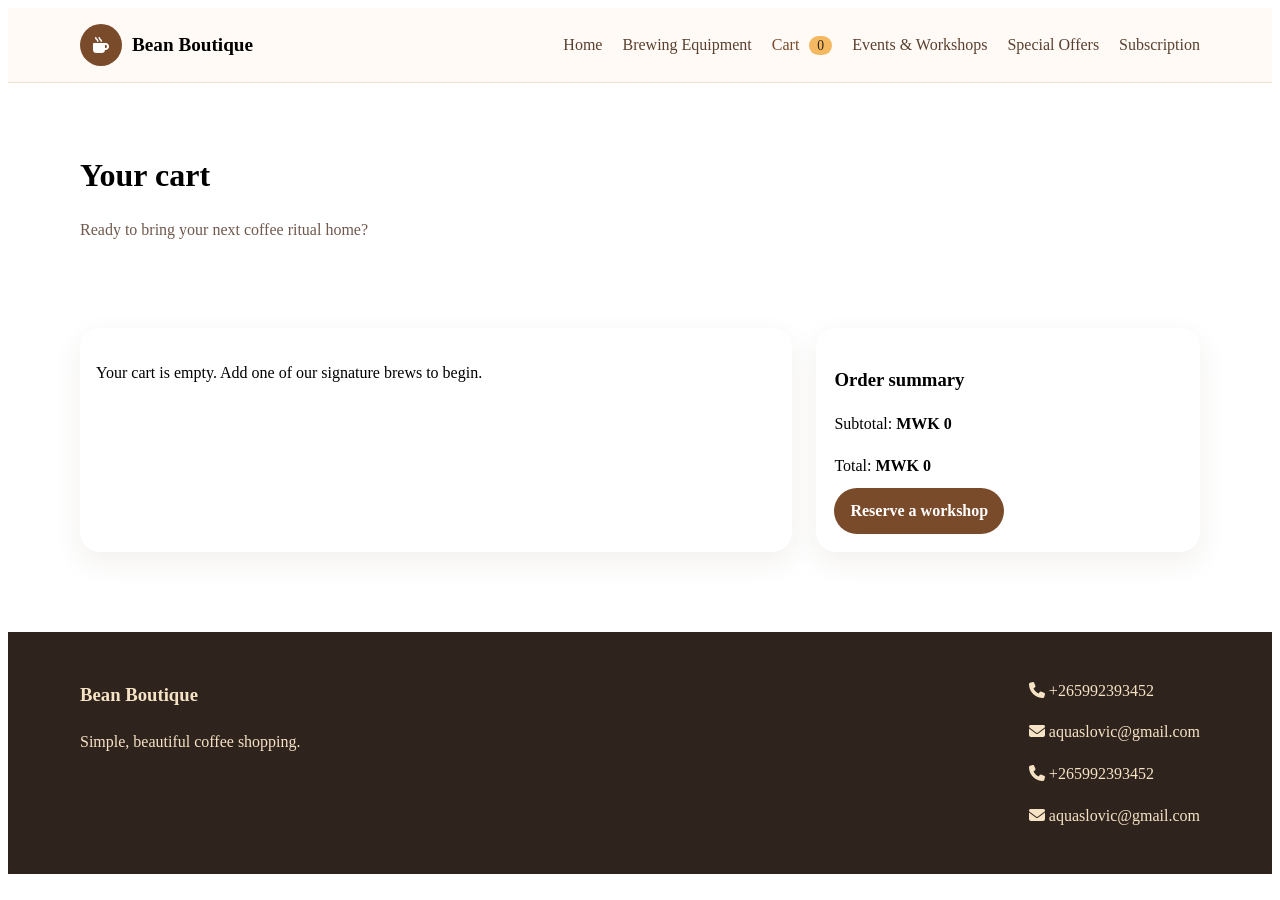
<file: cart.html>
<!DOCTYPE html>
<html>

<head>
  <title>Cart </title>
  <link rel="stylesheet" href="https://cdnjs.cloudflare.com/ajax/libs/font-awesome/6.5.2/css/all.min.css">
  <link rel="stylesheet" href="styles.css">
</head>

<body>
  <header class="site-header">
    <div class="container header-inner">
      <a class="brand" href="index.html">
        <span class="brand-badge"><i class="fa-solid fa-mug-hot"></i></span>
        <span>Bean Boutique</span>
      </a>
      <button class="mobile-nav-toggle" aria-label="Open menu"><i class="fa-solid fa-bars"></i></button>
      <nav class="nav-links">
        <a href="index.html">Home</a>
        <a href="brewing-equipment.html">Brewing Equipment</a>
        <a class="active" href="cart.html">Cart <span class="cart-count">0</span></a>
        <a href="events.html">Events & Workshops</a>
        <a href="offers.html">Special Offers</a>
        <a href="subscription.html">Subscription</a>
      </nav>
    </div>
  </header>

  <main>
    <section class="page-heading">
      <div class="container">
        <h1>Your cart</h1>
        <p>Ready to bring your next coffee ritual home?</p>
      </div>
    </section>

    <section class="section">
      <div class="container cart-layout">
        <div id="cart-items" class="cart-list"></div>
        <aside class="summary-box">
          <h3>Order summary</h3>
          <p>Subtotal: <strong id="subtotal">MWK 0</strong></p>
          <p>Total: <strong id="total">MWK 0</strong></p>
          <a class="btn btn-primary" href="events.html">Reserve a workshop</a>
        </aside>
      </div>
    </section>
  </main>

  <footer class="footer">
    <div class="container footer-grid">
      <div>
        <h3>Bean Boutique</h3>
        <p>Simple, beautiful coffee shopping.</p>
      </div>
      <div>
        <div>
          <p><i class="fa-solid fa-phone"></i> <a href="tel:+265992393452">+265992393452</a></p>
          <p><i class="fa-solid fa-envelope"></i> <a href="mailto:aquaslovic@gmail.com">aquaslovic@gmail.com</a></p>
        </div>
        <div>
          <p><i class="fa-solid fa-phone"></i> <a href="tel:+265992393452">+265992393452</a></p>
          <p><i class="fa-solid fa-envelope"></i> <a href="mailto:aquaslovic@gmail.com">aquaslovic@gmail.com</a></p>
        </div>
      </div>
    </div>
  </footer>

  <script src="script.js"></script>
</body>

</html>
</file>
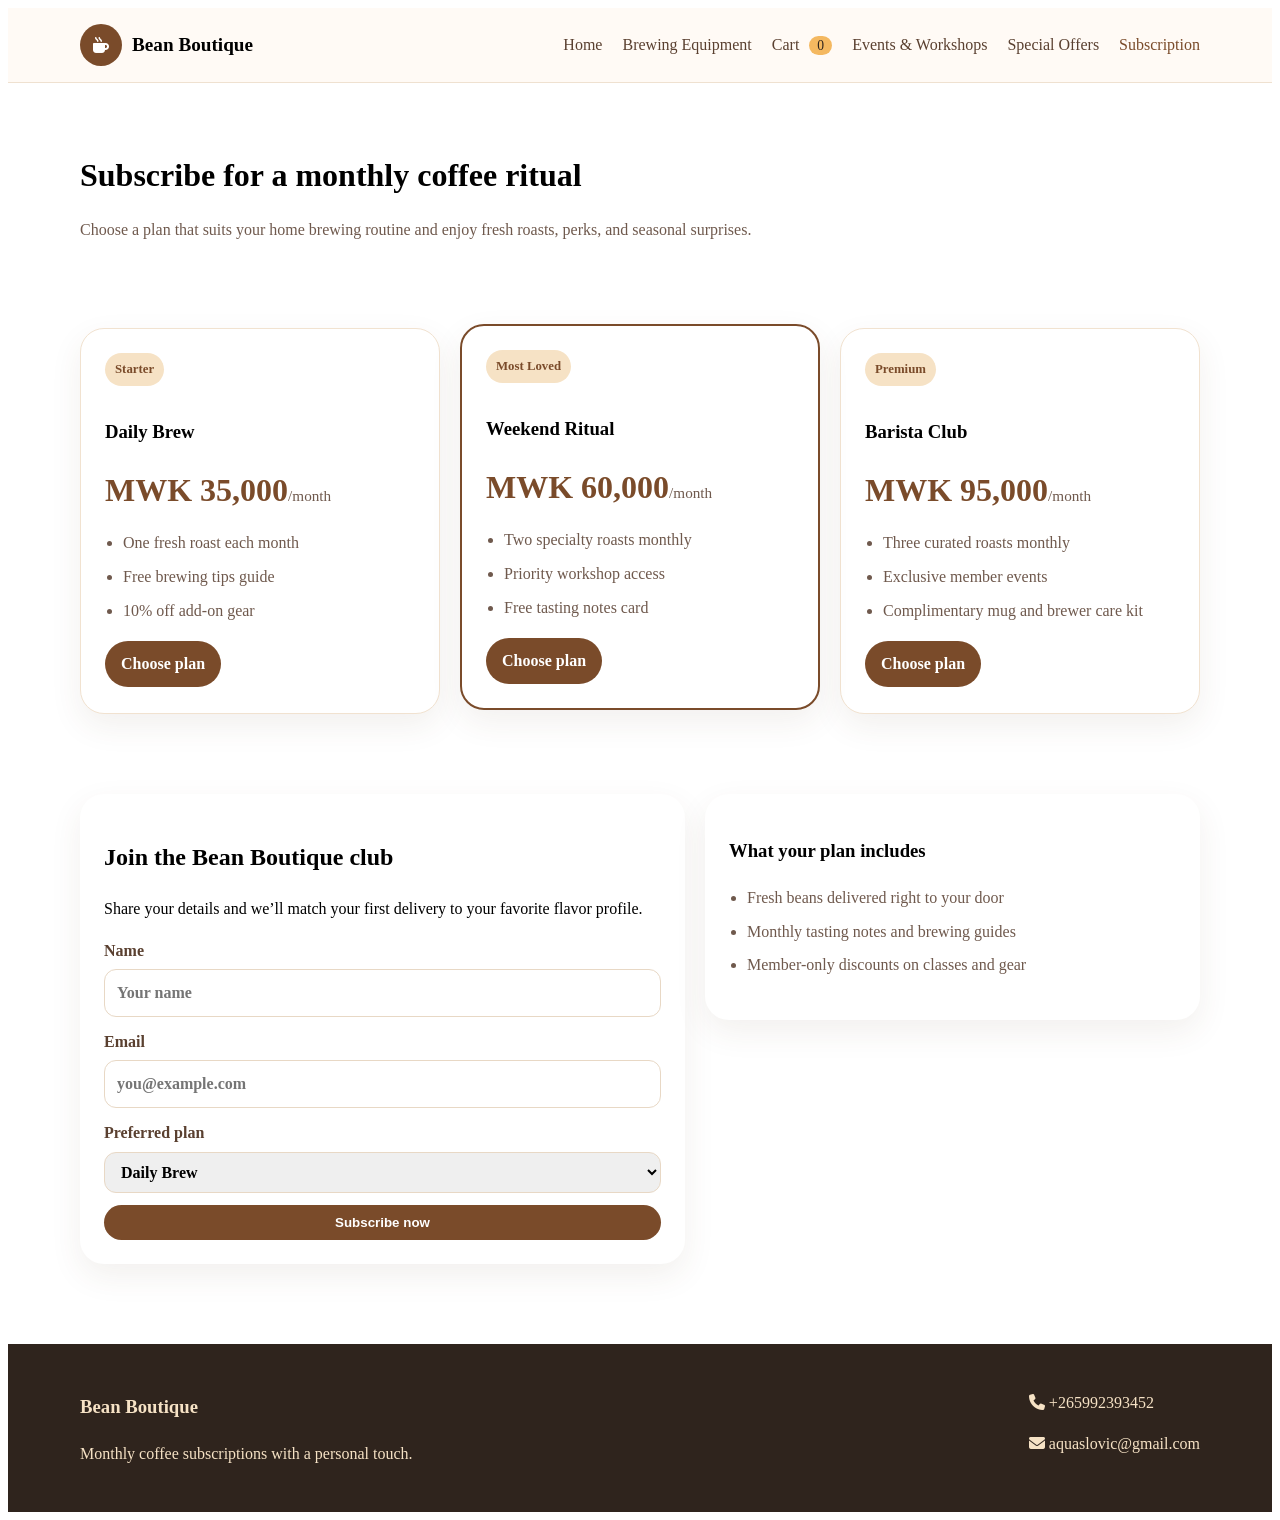
<file: subscription.html>
<!DOCTYPE html>
<html>

<head>
  <title>Subscription</title>
  <link rel="stylesheet" href="https://cdnjs.cloudflare.com/ajax/libs/font-awesome/6.5.2/css/all.min.css">
  <link rel="stylesheet" href="styles.css">
</head>

<body>
  <header class="site-header">
    <div class="container header-inner">
      <a class="brand" href="index.html">
        <span class="brand-badge"><i class="fa-solid fa-mug-hot"></i></span>
        <span>Bean Boutique</span>
      </a>
      <button class="mobile-nav-toggle" aria-label="Open menu"><i class="fa-solid fa-bars"></i></button>
      <nav class="nav-links">
        <a href="index.html">Home</a>
        <a href="brewing-equipment.html">Brewing Equipment</a>
        <a href="cart.html">Cart <span class="cart-count">0</span></a>
        <a href="events.html">Events & Workshops</a>
        <a href="offers.html">Special Offers</a>
        <a class="active" href="subscription.html">Subscription</a>
      </nav>
    </div>
  </header>

  <main>
    <section class="page-heading">
      <div class="container">
        <h1>Subscribe for a monthly coffee ritual</h1>
        <p>Choose a plan that suits your home brewing routine and enjoy fresh roasts, perks, and seasonal surprises.</p>
      </div>
    </section>

    <section class="section">
      <div class="container subscription-grid">
        <article class="subscription-card">
          <div class="plan-badge">Starter</div>
          <h3>Daily Brew</h3>
          <p class="plan-price">MWK 35,000<span>/month</span></p>
          <ul class="feature-list">
            <li>One fresh roast each month</li>
            <li>Free brewing tips guide</li>
            <li>10% off add-on gear</li>
          </ul>
          <a class="btn btn-primary" href="#join">Choose plan</a>
        </article>

        <article class="subscription-card featured">
          <div class="plan-badge">Most Loved</div>
          <h3>Weekend Ritual</h3>
          <p class="plan-price">MWK 60,000<span>/month</span></p>
          <ul class="feature-list">
            <li>Two specialty roasts monthly</li>
            <li>Priority workshop access</li>
            <li>Free tasting notes card</li>
          </ul>
          <a class="btn btn-primary" href="#join">Choose plan</a>
        </article>

        <article class="subscription-card">
          <div class="plan-badge">Premium</div>
          <h3>Barista Club</h3>
          <p class="plan-price">MWK 95,000<span>/month</span></p>
          <ul class="feature-list">
            <li>Three curated roasts monthly</li>
            <li>Exclusive member events</li>
            <li>Complimentary mug and brewer care kit</li>
          </ul>
          <a class="btn btn-primary" href="#join">Choose plan</a>
        </article>
      </div>
    </section>

    <section class="section" id="join">
      <div class="container subscription-cta">
        <div class="subscription-form-card">
          <h2>Join the Bean Boutique club</h2>
          <p>Share your details and we’ll match your first delivery to your favorite flavor profile.</p>
          <form class="subscription-form">
            <label>
              Name
              <input type="text" placeholder="Your name">
            </label>
            <label>
              Email
              <input type="email" placeholder="you@example.com">
            </label>
            <label>
              Preferred plan
              <select>
                <option>Daily Brew</option>
                <option>Weekend Ritual</option>
                <option>Barista Club</option>
              </select>
            </label>
            <button class="btn btn-primary" type="submit">Subscribe now</button>
          </form>
        </div>

        <div class="subscription-highlight">
          <h3>What your plan includes</h3>
          <ul class="feature-list">
            <li>Fresh beans delivered right to your door</li>
            <li>Monthly tasting notes and brewing guides</li>
            <li>Member-only discounts on classes and gear</li>
          </ul>
        </div>
      </div>
    </section>
  </main>

  <footer class="footer">
    <div class="container footer-grid">
      <div>
        <h3>Bean Boutique</h3>
        <p>Monthly coffee subscriptions with a personal touch.</p>
      </div>
      <div>
        <p><i class="fa-solid fa-phone"></i> <a href="tel:+265992393452">+265992393452</a></p>
        <p><i class="fa-solid fa-envelope"></i> <a href="mailto:aquaslovic@gmail.com">aquaslovic@gmail.com</a></p>
      </div>
    </div>
  </footer>

  <script src="script.js"></script>
</body>

</html>
</file>
<file: styles.css>
body {
  line-height: 1.6;
  color: #000;
  background: #fff;
}

a {
  color: inherit;
  text-decoration: none;
}

img {
  width: 100%;
  display: block;
  border-radius: 18px;
}

.container {
  width: min(1120px, 92%);
  margin: 0 auto;
}

.site-header {
  background: rgba(255, 250, 245, 0.95);
  backdrop-filter: blur(8px);
  position: sticky;
  top: 0;
  z-index: 100;
  border-bottom: 1px solid #efe1d0;
}

.header-inner {
  display: flex;
  justify-content: space-between;
  align-items: center;
  padding: 16px 0;
}

.brand {
  display: flex;
  align-items: center;
  gap: 10px;
  font-weight: 700;
  font-size: 1.2rem;
}

.brand-badge {
  background: #7a4b2a;
  color: white;
  width: 42px;
  height: 42px;
  border-radius: 50%;
  display: grid;
  place-items: center;
  font-size: 1rem;
}

.nav-links {
  display: flex;
  gap: 20px;
  align-items: center;
}

.nav-links a {
  font-weight: 500;
  color: #5a4030;
}

.nav-links a:hover{
  color: #7a4b2a;
}
.nav-links a.active {
  color: #7a4b2a;
}

.mobile-nav-toggle {
  display: none;
  background: none;
  border: 0;
  font-size: 1.25rem;
  color: #7a4b2a;
}

.cart-link {
  background: #7a4b2a;
  color: #fff;
  padding: 8px 12px;
  border-radius: 999px;
}

.cart-count {
  background: #f4b860;
  color: #2f241d;
  border-radius: 999px;
  padding: 2px 8px;
  margin-left: 6px;
  font-size: 0.85rem;
}

.hero {
  padding: 70px 0 50px;
}

.hero-grid {
  display: grid;
  grid-template-columns: 1.1fr 0.9fr;
  gap: 30px;
  align-items: center;
}

.hero h1 {
  font-size: clamp(2rem, 3.8vw, 3.2rem);
  margin-bottom: 16px;
  line-height: 1.1;
}

.hero p {
  font-size: 1rem;
  color: #6f594d;
  margin-bottom: 20px;
}

.hero-actions {
  display: flex;
  flex-wrap: wrap;
  gap: 12px;
  margin-bottom: 20px;
}

.btn {
  display: inline-block;
  padding: 10px 16px;
  border-radius: 999px;
  font-weight: 600;
  border: 0;
  cursor: pointer;
  transition: transform 0.2s ease;
}

.btn:hover {
  transform: translateY(-2px);
}

.btn-primary {
  background: #7a4b2a;
  color: #fff;
}

.btn-secondary {
  background: #f6e2c5;
  color: #7a4b2a;
}

.hero-card {
  background: #fff;
  border-radius: 24px;
  padding: 18px;
  box-shadow: 0 18px 45px rgba(87, 58, 34, 0.08);
}

.section {
  padding: 40px 0;
}

.section-title {
  display: flex;
  justify-content: space-between;
  align-items: center;
  margin-bottom: 18px;
}

.section-title h2 {
  font-size: 1.35rem;
}

.card-grid {
  display: grid;
  grid-template-columns: repeat(3, minmax(0, 1fr));
  gap: 20px;
}

.card {
  background: #fff;
  border-radius: 20px;
  padding: 16px;
  box-shadow: 0 12px 32px rgba(87, 58, 34, 0.07);
}

.card img {
  height: 200px;
  object-fit: cover;
  margin-bottom: 12px;
}

.card h3 {
  margin-bottom: 8px;
}

.card p {
  color: #6f594d;
  font-size: 0.95rem;
}

.price {
  color: #7a4b2a;
  font-weight: 700;
  margin-top: 8px;
}

.swiper-slide {
  text-align: center;
  padding: 16px;
}

.swiper-slide img {
  height: 260px;
  object-fit: cover;
}

.page-heading {
  padding: 40px 0 10px;
}

.page-heading h1 {
  font-size: 2rem;
  margin-bottom: 8px;
}

.page-heading p {
  color: #6f594d;
}

.product-grid {
  display: grid;
  grid-template-columns: repeat(2, minmax(0, 1fr));
  gap: 20px;
  margin-top: 20px;
}

.product-card {
  background: #fff;
  border-radius: 20px;
  padding: 16px;
  box-shadow: 0 10px 28px rgba(87, 58, 34, 0.08);
}

.product-card img {
  height: 220px;
  object-fit: cover;
  margin-bottom: 10px;
}

.product-actions {
  display: flex;
  justify-content: space-between;
  align-items: center;
  margin-top: 10px;
}

.cart-layout {
  display: grid;
  grid-template-columns: 1.3fr 0.7fr;
  gap: 24px;
  margin-top: 20px;
}

.cart-list {
  background: #fff;
  border-radius: 20px;
  padding: 16px;
  box-shadow: 0 10px 28px rgba(87, 58, 34, 0.08);
}

.cart-item {
  display: flex;
  justify-content: space-between;
  align-items: center;
  gap: 12px;
  padding: 12px 0;
  border-bottom: 1px solid #f3e3d4;
}

.cart-actions {
  display: flex;
  gap: 8px;
  align-items: center;
}

.qty-btn {
  border: 0;
  background: #f6e2c5;
  color: #7a4b2a;
  width: 28px;
  height: 28px;
  border-radius: 50%;
  cursor: pointer;
}

.summary-box {
  background: #fff;
  border-radius: 20px;
  padding: 18px;
  box-shadow: 0 10px 28px rgba(87, 58, 34, 0.08);
  height: fit-content;
}

.summary-box h3,
.summary-box p {
  margin-bottom: 10px;
}

.subscription-grid {
  display: grid;
  grid-template-columns: repeat(3, minmax(0, 1fr));
  gap: 20px;
  margin-top: 20px;
}

.subscription-card {
  background: #fff;
  border-radius: 24px;
  padding: 24px;
  box-shadow: 0 12px 32px rgba(87, 58, 34, 0.08);
  border: 1px solid #f1e2d0;
}

.subscription-card.featured {
  border: 2px solid #7a4b2a;
  transform: translateY(-4px);
}

.plan-badge {
  display: inline-block;
  padding: 6px 10px;
  border-radius: 999px;
  background: #f6e2c5;
  color: #7a4b2a;
  font-size: 0.8rem;
  font-weight: 700;
  margin-bottom: 12px;
}

.plan-price {
  font-size: 2rem;
  font-weight: 700;
  color: #7a4b2a;
  margin: 8px 0;
}

.plan-price span {
  font-size: 0.95rem;
  color: #6f594d;
  font-weight: 500;
}

.feature-list {
  padding-left: 18px;
  color: #6f594d;
  margin: 14px 0 18px;
}

.feature-list li {
  margin-bottom: 8px;
}

.subscription-cta {
  display: grid;
  grid-template-columns: 1.1fr 0.9fr;
  gap: 20px;
  align-items: start;
}

.subscription-form-card,
.subscription-highlight {
  background: #fff;
  border-radius: 24px;
  padding: 24px;
  box-shadow: 0 12px 32px rgba(87, 58, 34, 0.08);
}

.subscription-form {
  display: grid;
  gap: 12px;
  margin-top: 12px;
}

.subscription-form label {
  display: grid;
  gap: 6px;
  font-weight: 600;
  color: #5a4030;
}

.subscription-form input,
.subscription-form select {
  padding: 10px 12px;
  border: 1px solid #e8d8c5;
  border-radius: 12px;
  font: inherit;
}

.footer {
  background: #2f241d;
  color: #f6e2c5;
  padding: 30px 0;
  margin-top: 40px;
}

.footer-grid {
  display: flex;
  justify-content: space-between;
  gap: 20px;
  flex-wrap: wrap;
}
/* mobile responsiveness  */
@media (max-width: 860px) {
  .hero-grid {
    grid-template-columns: 1fr;
  }
  .cart-layout {
    grid-template-columns: 1fr;
  }
  .product-grid {
    grid-template-columns: 1fr;
  }
  .card-grid {
    grid-template-columns: 1fr;
  }

  .subscription-grid,
  .subscription-cta {
    grid-template-columns: 1fr;
  }

  .nav-links {
    display: none;
    position: absolute;
    top: 68px;
    right: 4%;
    background: #fff;
    flex-direction: column;
    padding: 14px;
    border-radius: 16px;
    box-shadow: 0 12px 28px rgba(87, 58, 34, 0.12);
  }

  .nav-links.open {
    display: flex;
  }

  .mobile-nav-toggle {
    display: block;
  }
}

@media (max-width: 560px) {
  .hero {
    padding-top: 40px;
  }

  .header-inner {
    padding: 12px 0;
  }

  .hero-actions,
  .product-actions {
    flex-direction: column;
    align-items: flex-start;
  }
}
</file>
